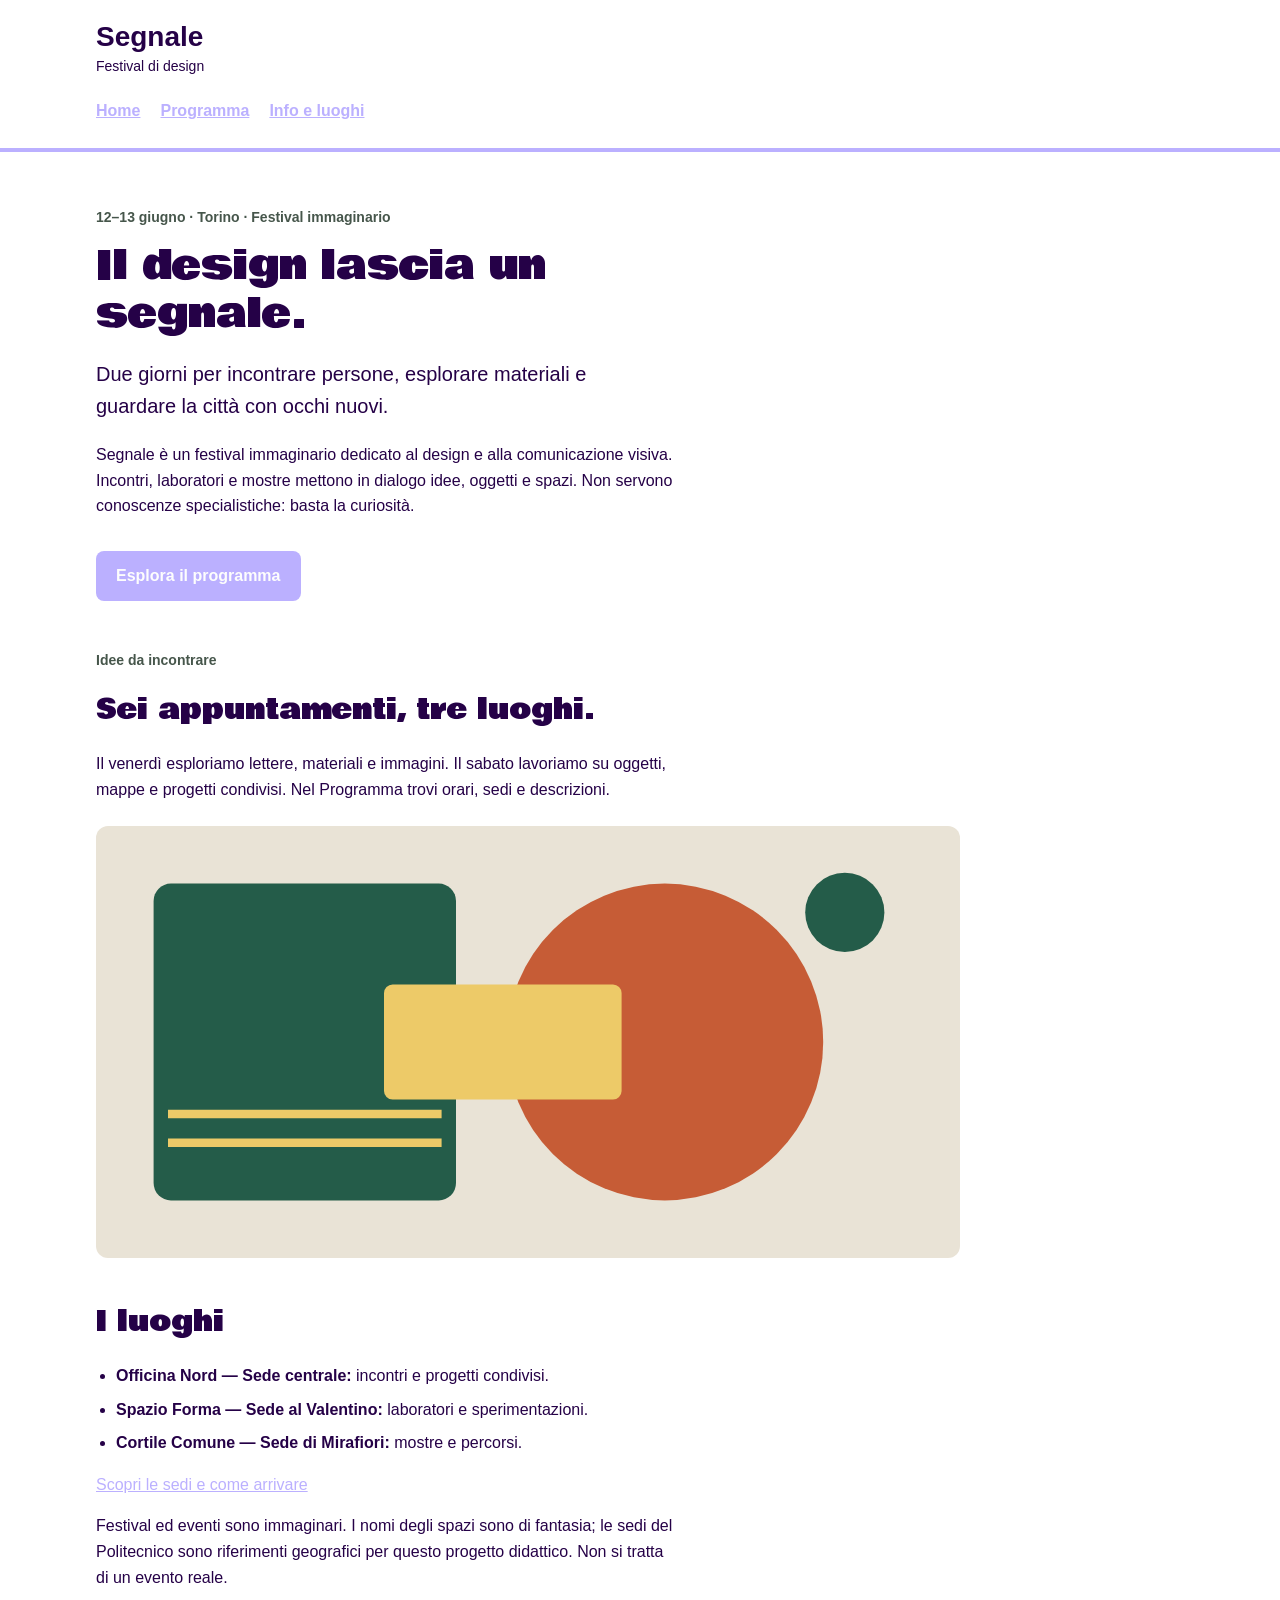
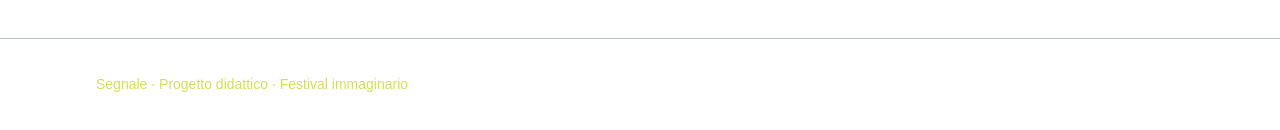
<file: index.html>
<!doctype html>
<html lang="it">
<head>
  <meta charset="utf-8">
  <meta name="viewport" content="width=device-width, initial-scale=1">
  <title>Segnale — Festival di design</title>
  <link rel="preconnect" href="https://fonts.googleapis.com">
  <link rel="preconnect" href="https://fonts.gstatic.com" crossorigin>
  <link href="https://fonts.googleapis.com/css2?family=Bowlby+One&display=swap" rel="stylesheet">
  <link rel="stylesheet" href="style.css">
</head>
<body>
  <a class="skip-link" href="#contenuto">Vai al contenuto</a>
  <header class="site-header">
    <div class="container">
      <a class="brand" href="index.html">Segnale<span>Festival di design</span></a>
      <nav>
        <a href="index.html">Home</a>
        <a href="programma.html">Programma</a>
        <a href="info.html">Info e luoghi</a>
      </nav>
    </div>
  </header>

  <main id="contenuto" class="container">
    <section class="intro">
      <p class="eyebrow">12–13 giugno · Torino · Festival immaginario</p>
      <h1 id="titolo-home">Il design lascia un segnale.</h1>
      <p class="lead">Due giorni per incontrare persone, esplorare materiali e guardare la città con occhi nuovi.</p>
      <p class="reading-text">Segnale è un festival immaginario dedicato al design e alla comunicazione visiva. Incontri, laboratori e mostre mettono in dialogo idee, oggetti e spazi. Non servono conoscenze specialistiche: basta la curiosità.</p>
      <a class="button-link" href="programma.html">Esplora il programma</a>
    </section>

    <section class="content-section">
      <p class="eyebrow">Idee da incontrare</p>
      <h2 id="titolo-festival">Sei appuntamenti, tre luoghi.</h2>
      <p class="reading-text">Il venerdì esploriamo lettere, materiali e immagini. Il sabato lavoriamo su oggetti, mappe e progetti condivisi. Nel Programma trovi orari, sedi e descrizioni.</p>
      <img class="festival-image" src="assets/festival.svg" alt="Composizione geometrica di cerchi e rettangoli nei colori del festival" width="1200" height="600">
    </section>

    <section class="content-section">
      <h2 id="titolo-luoghi">I luoghi</h2>
      <ul class="venues">
        <li><strong>Officina Nord — Sede centrale:</strong> incontri e progetti condivisi.</li>
        <li><strong>Spazio Forma — Sede al Valentino:</strong> laboratori e sperimentazioni.</li>
        <li><strong>Cortile Comune — Sede di Mirafiori:</strong> mostre e percorsi.</li>
      </ul>
      <p><a href="info.html">Scopri le sedi e come arrivare</a></p>
      <p class="reading-text">Festival ed eventi sono immaginari. I nomi degli spazi sono di fantasia; le sedi del Politecnico sono riferimenti geografici per questo progetto didattico. Non si tratta di un evento reale.</p>
    </section>
  </main>

  <footer class="site-footer"><div class="container"><p>Segnale · Progetto didattico · Festival immaginario</p></div></footer>
</body>
</html>
</file>
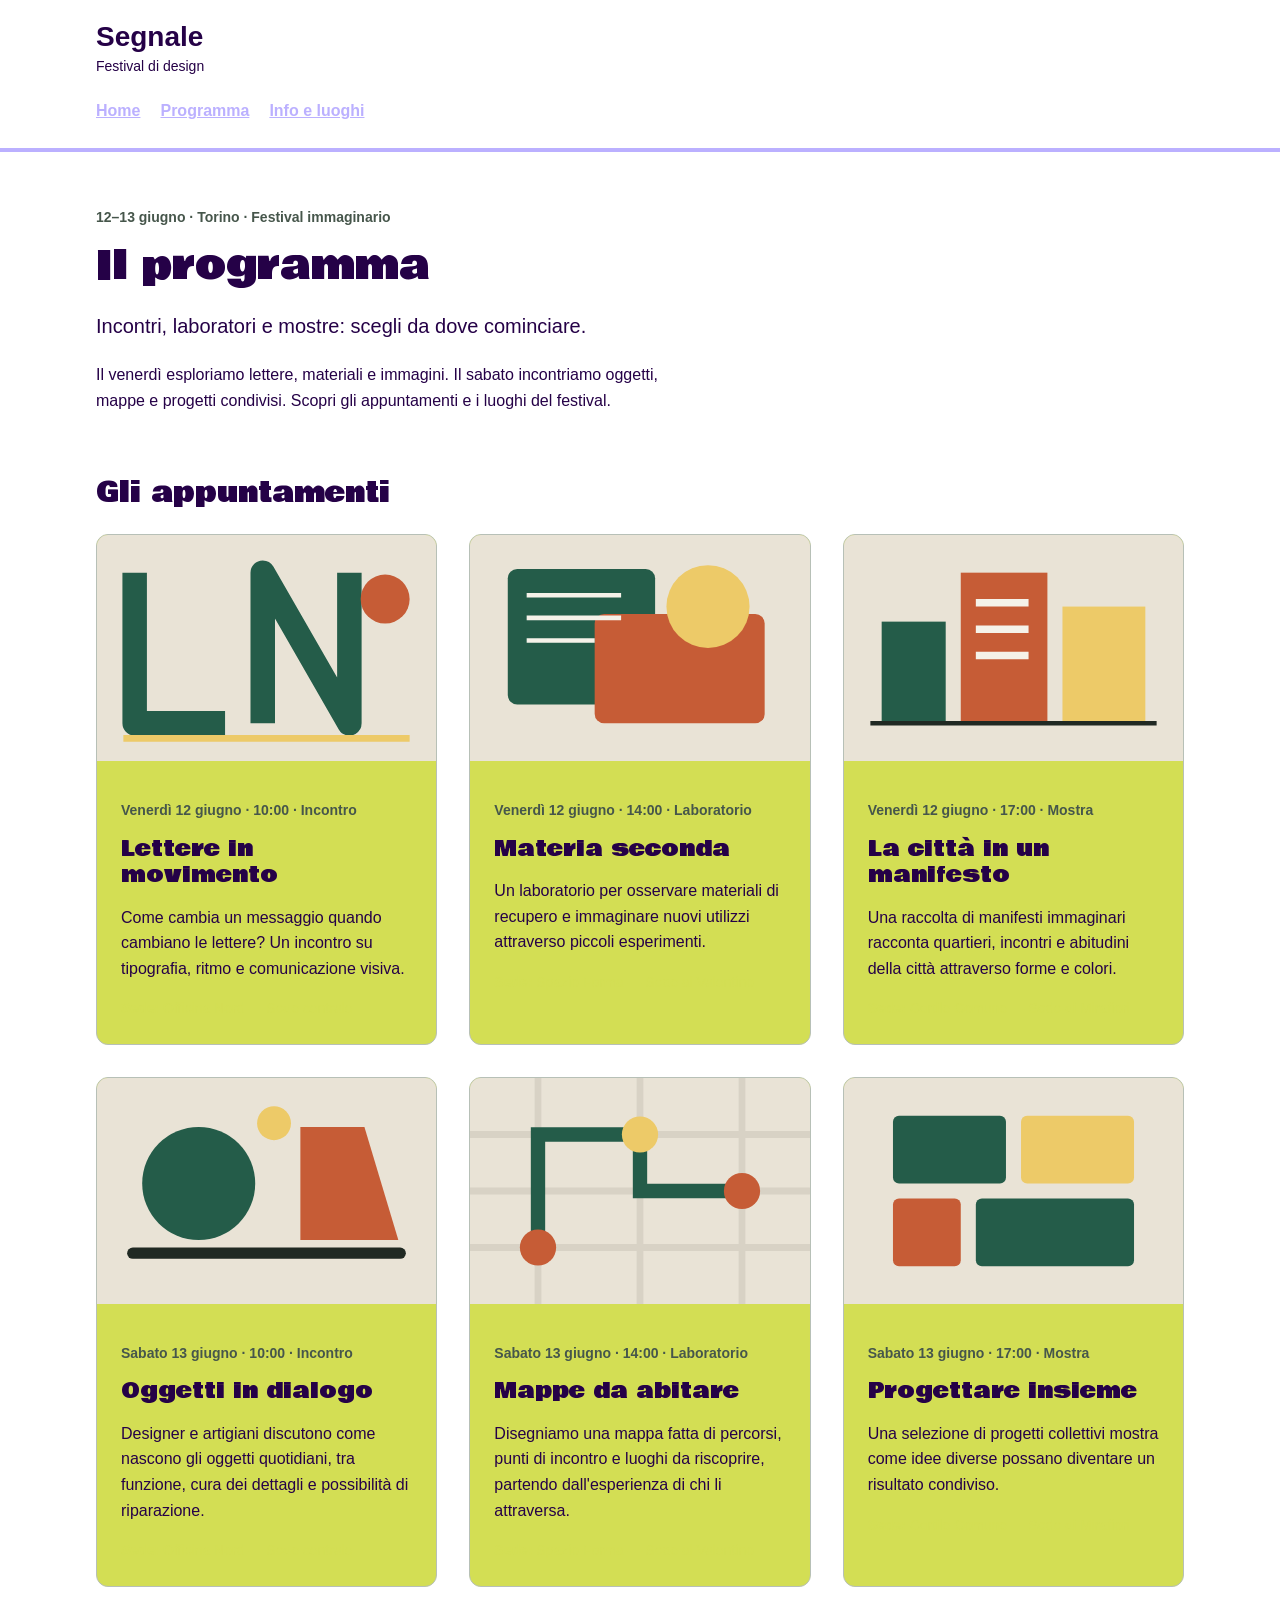
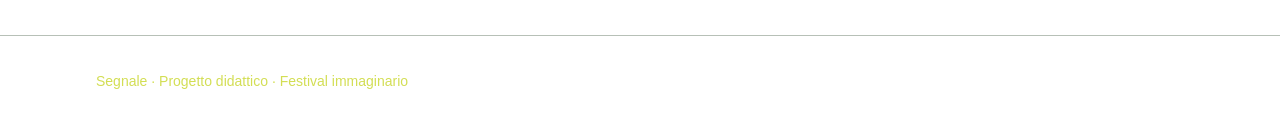
<file: programma.html>
<!doctype html>
<html lang="it">
<head>
  <meta charset="utf-8">
  <meta name="viewport" content="width=device-width, initial-scale=1">
  <title>Programma — Segnale</title>
  <link rel="preconnect" href="https://fonts.googleapis.com">
  <link rel="preconnect" href="https://fonts.gstatic.com" crossorigin>
  <link href="https://fonts.googleapis.com/css2?family=Bowlby+One&display=swap" rel="stylesheet">
  <link rel="stylesheet" href="style.css">
</head>
<body>
  <a class="skip-link" href="#contenuto">Vai al contenuto</a>
  <header class="site-header">
    <div class="container">
      <a class="brand" href="index.html">Segnale<span>Festival di design</span></a>
      <nav>
        <a href="index.html">Home</a>
        <a href="programma.html">Programma</a>
        <a href="info.html">Info e luoghi</a>
      </nav>
    </div>
  </header>

  <main id="contenuto" class="container">
    <section class="intro">
      <p class="eyebrow">12–13 giugno · Torino · Festival immaginario</p>
      <h1 id="titolo-programma">Il programma</h1>
      <p class="lead">Incontri, laboratori e mostre: scegli da dove cominciare.</p>
      <p class="reading-text">Il venerdì esploriamo lettere, materiali e immagini. Il sabato incontriamo oggetti, mappe e progetti condivisi. Scopri gli appuntamenti e i luoghi del festival.</p>
    </section>

    <section class="content-section">
      <h2 id="titolo-eventi">Gli appuntamenti</h2>
      <div class="event-grid">
        <article class="event-card">
          <img src="assets/lettere-in-movimento.svg" alt="Lettere geometriche disposte su una griglia" width="900" height="600">
          <div class="event-body">
            <p class="event-meta">Venerdì 12 giugno · 10:00 · Incontro</p>
            <h3>Lettere in movimento</h3>
            <p>Come cambia un messaggio quando cambiano le lettere? Un incontro su tipografia, ritmo e comunicazione visiva.</p>
            <p class="event-place"><strong>Sede:</strong> Officina Nord — Sede centrale</p>
          </div>
        </article>
        <article class="event-card">
          <img src="assets/materia-seconda.svg" alt="Forme sovrapposte che richiamano campioni di materiali" width="900" height="600">
          <div class="event-body">
            <p class="event-meta">Venerdì 12 giugno · 14:00 · Laboratorio</p>
            <h3>Materia seconda</h3>
            <p>Un laboratorio per osservare materiali di recupero e immaginare nuovi utilizzi attraverso piccoli esperimenti.</p>
            <p class="event-place"><strong>Sede:</strong> Spazio Forma — Sede al Valentino</p>
          </div>
        </article>
        <article class="event-card">
          <img src="assets/citta-manifesto.svg" alt="Rettangoli colorati compongono una città astratta." width="900" height="600">
          <div class="event-body">
            <p class="event-meta">Venerdì 12 giugno · 17:00 · Mostra</p>
            <h3>La città in un manifesto</h3>
            <p>Una raccolta di manifesti immaginari racconta quartieri, incontri e abitudini della città attraverso forme e colori.</p>
            <p class="event-place"><strong>Sede:</strong> Cortile Comune — Sede di Mirafiori</p>
          </div>
        </article>
        <article class="event-card">
          <img src="assets/oggetti-dialogo.svg" alt="Due forme geometriche si fronteggiano sopra una linea comune." width="900" height="600">
          <div class="event-body">
            <p class="event-meta">Sabato 13 giugno · 10:00 · Incontro</p>
            <h3>Oggetti in dialogo</h3>
            <p>Designer e artigiani discutono come nascono gli oggetti quotidiani, tra funzione, cura dei dettagli e possibilità di riparazione.</p>
            <p class="event-place"><strong>Sede:</strong> Officina Nord — Sede centrale</p>
          </div>
        </article>
        <article class="event-card">
          <img src="assets/mappe-abitare.svg" alt="Un percorso collega tre punti su una mappa geometrica." width="900" height="600">
          <div class="event-body">
            <p class="event-meta">Sabato 13 giugno · 14:00 · Laboratorio</p>
            <h3>Mappe da abitare</h3>
            <p>Disegniamo una mappa fatta di percorsi, punti di incontro e luoghi da riscoprire, partendo dall'esperienza di chi li attraversa.</p>
            <p class="event-place"><strong>Sede:</strong> Spazio Forma — Sede al Valentino</p>
          </div>
        </article>
        <article class="event-card">
          <img src="assets/progettare-insieme.svg" alt="Moduli di colori diversi si incastrano in una composizione comune." width="900" height="600">
          <div class="event-body">
            <p class="event-meta">Sabato 13 giugno · 17:00 · Mostra</p>
            <h3>Progettare insieme</h3>
            <p>Una selezione di progetti collettivi mostra come idee diverse possano diventare un risultato condiviso.</p>
            <p class="event-place"><strong>Sede:</strong> Cortile Comune — Sede di Mirafiori</p>
          </div>
        </article>
      </div>
    </section>
  </main>

  <footer class="site-footer"><div class="container"><p>Segnale · Progetto didattico · Festival immaginario</p></div></footer>
</body>
</html>
</file>
<file: style.css>
/* Segnale: esempio completo della consegna su Home e Programma. */

/* Valori condivisi: le regole interessate li richiamano con var(). */
:root {
  --colore-primario: #BBB0FF;
  --colore-primario-scuro: #D3DE54;
  --colore-sfondo: #ffffff;
  --colore-testo: #250147;
  --font-testo: Arial, Helvetica, sans-serif;
  --font-titoli: "Bowlby One", Arial, sans-serif;
}

* {
  box-sizing: border-box;
}

body {
  margin: 0;
  background: var(--colore-sfondo);
  color: var(--colore-testo);
  font-family: var(--font-testo);
  font-size: 1rem;
  line-height: 1.6;
}

a {
  color: var(--colore-primario);
}

a:hover {
  text-decoration: underline;
}

a:focus {
  outline: 3px solid var(--colore-testo);
}

.container {
  width: 92%;
  max-width: 68rem;
  margin: 0 auto;
}

/* Intestazione sticky: resta ancorata in alto con sfondo opaco e z-index sopra galleria e mappa. */
.site-header {
  position: sticky;
  top: 0;
  z-index: 1000;
  padding: 0.75rem 0;
  background: var(--colore-sfondo);
  border-bottom: 4px solid var(--colore-primario);
}

.brand {
  display: inline-block;
  color: var(--colore-testo);
  font-size: 1.5rem;
  font-weight: bold;
  line-height: 1.2;
  text-decoration: none;
}

.brand span {
  display: block;
  margin-top: 0.15rem;
  font-size: 0.875rem;
  font-weight: normal;
}

/* Sotto 600 px: collegamenti di navigazione in colonna e spazi compatti per lasciare area di lettura. */
nav {
  display: flex;
  flex-direction: column;
  align-items: flex-start;
  gap: 0.25rem;
  margin-top: 0.5rem;
}

nav a {
  display: inline-block;
  padding: 0.15rem 0;
  font-weight: bold;
}

.intro {
  padding: 2.5rem 0 1rem;
}

.eyebrow,
.event-meta {
  color: #46564b;
  font-size: 0.875rem;
  font-weight: bold;
}

h1,
h2,
h3 {
  font-family: var(--font-titoli);
  font-weight: 400;
  line-height: 1.2;
}

h1 {
  max-width: 18ch;
  margin: 0.75rem 0 1.25rem;
  font-size: 2.5rem;
}

h2 {
  font-size: 1.75rem;
}

h3 {
  margin: 0.5rem 0 0.75rem;
  font-size: 1.375rem;
}

.lead {
  max-width: 48ch;
  font-size: 1.25rem;
}

.reading-text {
  max-width: 65ch;
}

.button-link {
  display: inline-block;
  margin-top: 1rem;
  padding: 0.75rem 1.25rem;
  border-radius: 0.5rem;
  background: var(--colore-primario);
  color: #fdfdfd;
  font-weight: bold;
  text-decoration: none;
}

.button-link:hover {
  background: var(--colore-primario-scuro);
}

.content-section {
  margin: 2rem 0 3rem;
}

.festival-image {
  display: block;
  width: 100%;
  max-width: 54rem;
  height: auto;
  margin-top: 1.5rem;
  border-radius: 0.75rem;
}

.venues {
  padding-left: 1.25rem;
}

.venues li {
  margin-bottom: 0.5rem;
}

/* Disposizione di base: una colonna. */
.event-grid {
  display: grid;
  grid-template-columns: 1fr;
  gap: 2rem;
}

.event-card {
  overflow: hidden;
  border: 1px solid #b7c0b7;
  border-radius: 0.75rem;
  background: #D3DE54;
}

.event-card img {
  display: block;
  width: 100%;
  height: auto;
}

.event-body {
  padding: 1.5rem;
}

.event-place {
  margin-bottom: 0;
  color: #D3DE54;
  font-size: 0.875rem;
}

.site-footer {
  padding: 1.25rem 0;
  border-top: 1px solid #b7c0b7;
  color: #D3DE54;
  font-size: 0.875rem;
}

.skip-link {
  position: absolute;
  top: -6rem;
  left: 1rem;
  z-index: 1100;
  padding: 0.75rem 1rem;
  background: #ffffff;
  color: var(--colore-testo);
}

.skip-link:focus {
  top: 1rem;
}

/* Da 600 px in su: navigazione in riga, intestazione più ampia e griglia eventi a due colonne. */
@media (min-width: 600px) {
  .site-header {
    padding: 1.25rem 0;
  }

  .brand {
    font-size: 1.75rem;
  }

  .brand span {
    margin-top: 0.25rem;
  }

  nav {
    flex-direction: row;
    flex-wrap: wrap;
    align-items: center;
    gap: 1.25rem;
    margin-top: 1rem;
  }

  nav a {
    padding: 0.25rem 0;
  }

  .event-grid {
    grid-template-columns: repeat(2, 1fr);
  }
}

/* Da 1024 px: tre colonne. Questa regola segue quella da 600 px. */
@media (min-width: 1024px) {
  .event-grid {
    grid-template-columns: repeat(3, 1fr);
  }
}

/* Info e luoghi: componenti aggiunti al sito esistente. */
button {
  padding: 0.65rem 0.5rem;
  border: 2px solid var(--colore-primario);
  border-radius: 0.5rem;
  background: var(--colore-primario);
  color: #ffffff;
  font-family: var(--font-testo);
  font-size: 1rem;
  font-weight: bold;
  cursor: pointer;
}

button:hover {
  background: var(--colore-primario-scuro);
}

button:focus {
  outline: 3px solid var(--colore-testo);
}

.venue-gallery {
  max-width: 54rem;
}

.venue-swiper {
  width: 100%;
}

.venue-slide {
  margin: 0;
  overflow: hidden;
  border: 1px solid #b7c0b7;
  border-radius: 0.75rem;
  background: #ffffff;
}

.venue-slide img {
  display: block;
  width: 100%;
  height: auto;
}

.venue-slide figcaption {
  padding: 1.25rem;
}

.gallery-controls {
  display: grid;
  grid-template-columns: repeat(2, 1fr);
  gap: 0.75rem;
  margin-top: 1rem;
}

.gallery-count {
  margin: 0.75rem 0 0;
  text-align: center;
}

@media (max-width: 319px) {
  .gallery-label {
    font-size: 0;
  }
}

.map-container {
  margin: 1.5rem 0;
  overflow: hidden;
  border: 1px solid #b7c0b7;
  border-radius: 0.75rem;
  background: #ffffff;
}

.map-container iframe {
  display: block;
  width: 100%;
  height: 28rem;
  border: 0;
}

.venue-addresses {
  display: grid;
  grid-template-columns: 1fr;
  gap: 1.5rem;
}

.venue-address {
  padding: 1.25rem;
  border: 1px solid #b7c0b7;
  border-radius: 0.75rem;
}

.teaching-note {
  margin-top: 2rem;
}

@media (min-width: 768px) {
  .venue-addresses {
    grid-template-columns: repeat(3, 1fr);
  }
}
</file>
